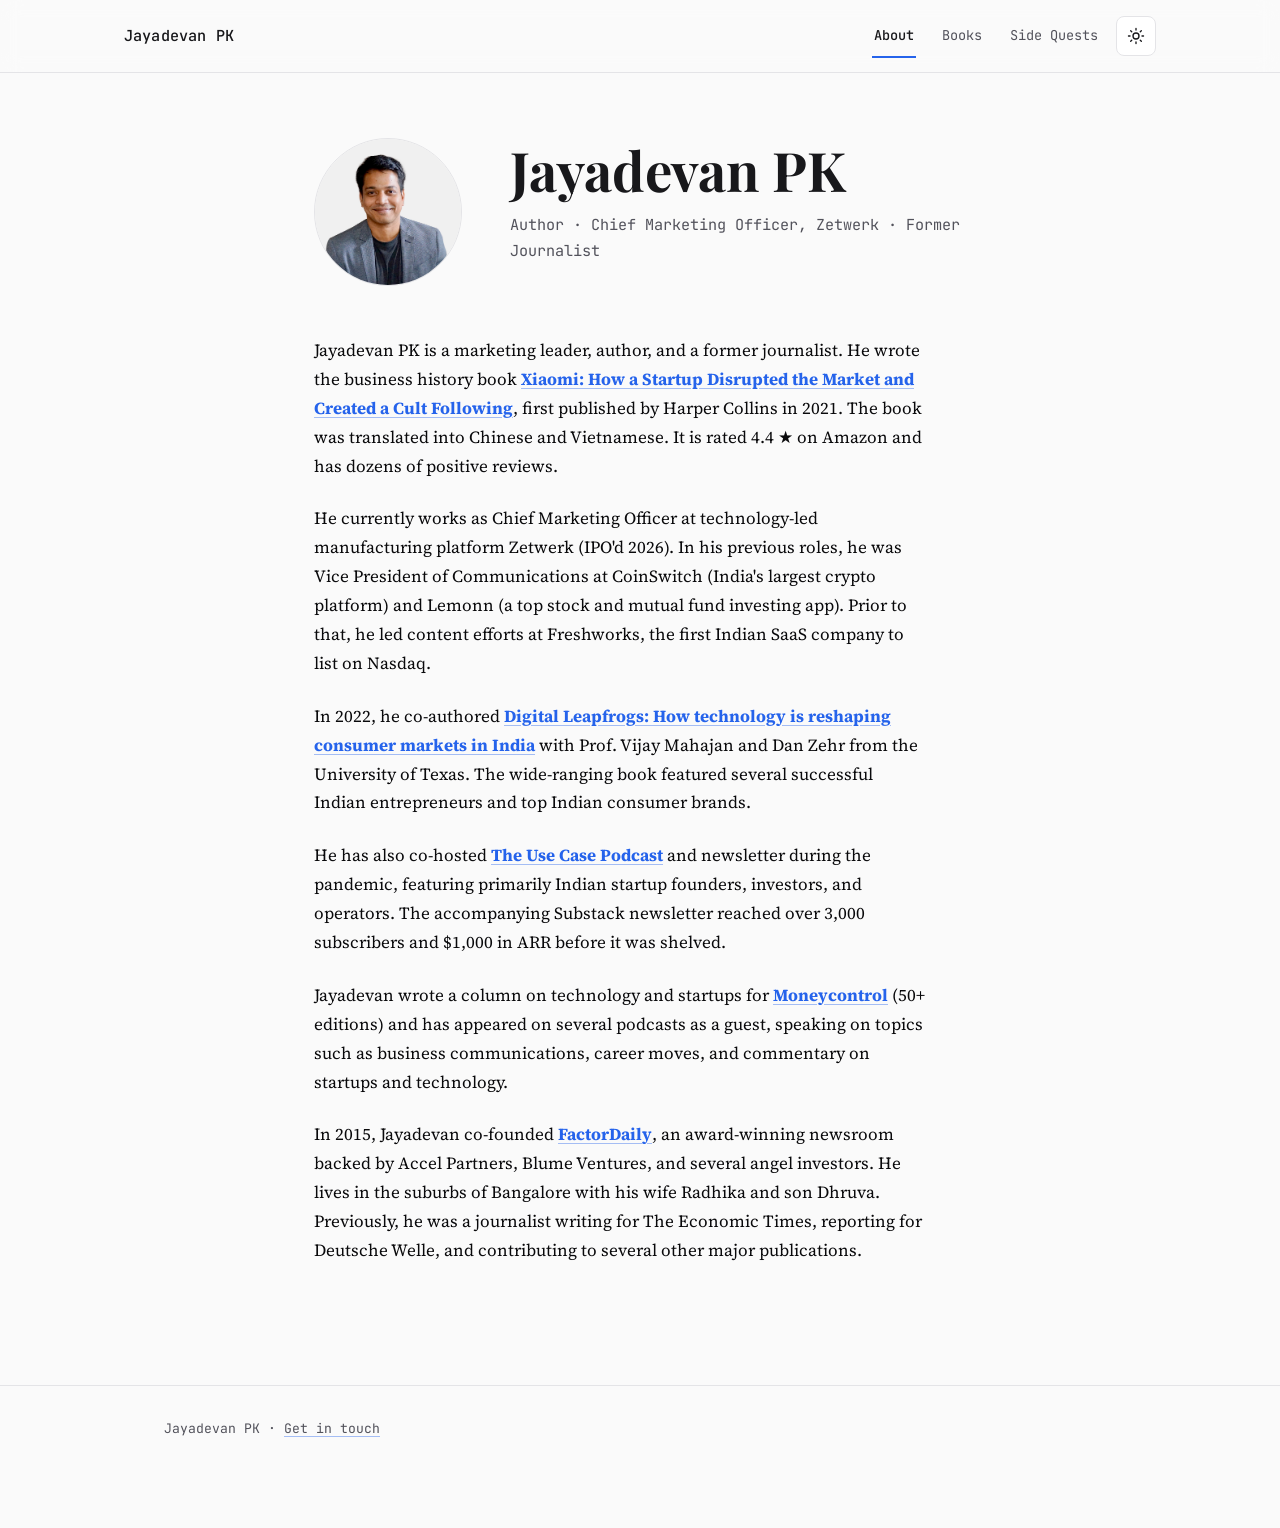
<file: index.html>
<!DOCTYPE html>
<html lang="en">
<head>
  <meta charset="UTF-8">
  <meta name="viewport" content="width=device-width, initial-scale=1.0">
  <title>Jayadevan PK | CMO, Author </title>
  <meta name="description" content="Jayadevan PK is a marketing leader, author, and former journalist. He wrote Xiaomi: How a Startup Disrupted the Market, and co-authored Digital Leapfrogs.">
  <meta property="og:title" content="Jayadevan PK">
  <meta property="og:description" content="Author, Marketing Leader, and former journalist.">
  <meta property="og:image" content="https://therealjpk.com/profile.jpg">
  <meta property="og:type" content="website">
  <link rel="preconnect" href="https://fonts.googleapis.com">
  <link rel="preconnect" href="https://fonts.gstatic.com" crossorigin>
  <link href="https://fonts.googleapis.com/css2?family=JetBrains+Mono:wght@400;500&family=Playfair+Display:ital,wght@0,400;0,700;0,900;1,400&family=Source+Serif+4:ital,wght@0,300;0,400;0,600;1,300&display=swap" rel="stylesheet">
  <link rel="stylesheet" href="assets/style.css">
</head>
<body>

  <header class="site-header">
    <nav class="site-nav">
      <a href="index.html" class="brand">Jayadevan PK</a>
      <div class="nav-controls">
        <div class="nav-links">
          <a href="index.html" aria-current="page">About</a>
          <a href="books.html">Books</a>
          <a href="sidequests.html">Side Quests</a>
        </div>
        <button class="icon-btn" data-theme-toggle aria-label="Toggle dark mode">
          <svg class="theme-icon-light" viewBox="0 0 24 24" fill="none" stroke="currentColor" stroke-width="1.8" stroke-linecap="round"><circle cx="12" cy="12" r="4"/><path d="M12 2v2M12 20v2M4.9 4.9l1.4 1.4M17.7 17.7l1.4 1.4M2 12h2M20 12h2M4.9 19.1l1.4-1.4M17.7 6.3l1.4-1.4"/></svg>
          <svg class="theme-icon-dark" viewBox="0 0 24 24" fill="none" stroke="currentColor" stroke-width="1.8" stroke-linecap="round"><path d="M21 12.8A9 9 0 1 1 11.2 3a7 7 0 0 0 9.8 9.8Z"/></svg>
        </button>
        <button class="icon-btn menu-toggle" data-menu-toggle aria-label="Toggle menu" aria-expanded="false">
          <svg viewBox="0 0 24 24" fill="none" stroke="currentColor" stroke-width="1.8" stroke-linecap="round"><path d="M4 7h16M4 12h16M4 17h16"/></svg>
        </button>
      </div>
    </nav>
  </header>

  <main>
    <div class="prose">

      <section class="hero">
        <img src="profile.jpg" alt="Jayadevan PK" class="hero-photo">
        <div>
          <h1>Jayadevan PK</h1>
          <p class="hero-role">Author · Chief Marketing Officer, Zetwerk · Former Journalist</p>
        </div>
      </section>

      <section class="reveal">
        <p>Jayadevan PK is a marketing leader, author, and a former journalist. He wrote the business history book <strong><a href="https://www.amazon.in/Xiaomi-Startup-Disrupted-Created-Following-ebook/dp/B08WVFWGSX" target="_blank" rel="noopener">Xiaomi: How a Startup Disrupted the Market and Created a Cult Following</a></strong>, first published by Harper Collins in 2021. The book was translated into Chinese and Vietnamese. It is rated 4.4 ★ on Amazon and has dozens of positive reviews.</p>

        <p>He currently works as Chief Marketing Officer at technology-led manufacturing platform Zetwerk (IPO'd 2026). In his previous roles, he was Vice President of Communications at CoinSwitch (India's largest crypto platform) and Lemonn (a top stock and mutual fund investing app). Prior to that, he led content efforts at Freshworks, the first Indian SaaS company to list on Nasdaq. </p>
      </section>

      <section class="reveal">
        <p>In 2022, he co-authored <strong><a href="https://harpercollins.co.in/product/digital-leapfrogs/" target="_blank" rel="noopener">Digital Leapfrogs: How technology is reshaping consumer markets in India</a></strong> with Prof. Vijay Mahajan and Dan Zehr from the University of Texas. The wide-ranging book featured several successful Indian entrepreneurs and top Indian consumer brands.</p>

        <p>He has also co-hosted <strong><a href="https://turnaround.substack.com/" target="_blank" rel="noopener">The Use Case Podcast</a></strong> and newsletter during the pandemic, featuring primarily Indian startup founders, investors, and operators. The accompanying Substack newsletter reached over 3,000 subscribers and $1,000 in ARR before it was shelved.</p>
      </section>

      <section class="reveal">
        <p>Jayadevan wrote a column on technology and startups for <strong><a href="https://www.moneycontrol.com/author/jayadevan-pk-10821/" target="_blank" rel="noopener">Moneycontrol</a></strong> (50+ editions) and has appeared on several podcasts as a guest, speaking on topics such as business communications, career moves, and commentary on startups and technology.</p>

        <p>In 2015, Jayadevan co-founded <strong><a href="https://en.wikipedia.org/wiki/FactorDaily" target="_blank" rel="noopener">FactorDaily</a></strong>, an award-winning newsroom backed by Accel Partners, Blume Ventures, and several angel investors. He lives in the suburbs of Bangalore with his wife Radhika and son Dhruva. Previously, he was a journalist writing for The Economic Times, reporting for Deutsche Welle, and contributing to several other major publications.</p>
      </section>

    </div>
  </main>

  <footer class="site-footer">
    <p>Jayadevan PK &middot; <a href="mailto:jayadevanpk@gmail.com">Get in touch</a></p>
  </footer>

  <script src="assets/script.js"></script>
</body>
</html>
</file>
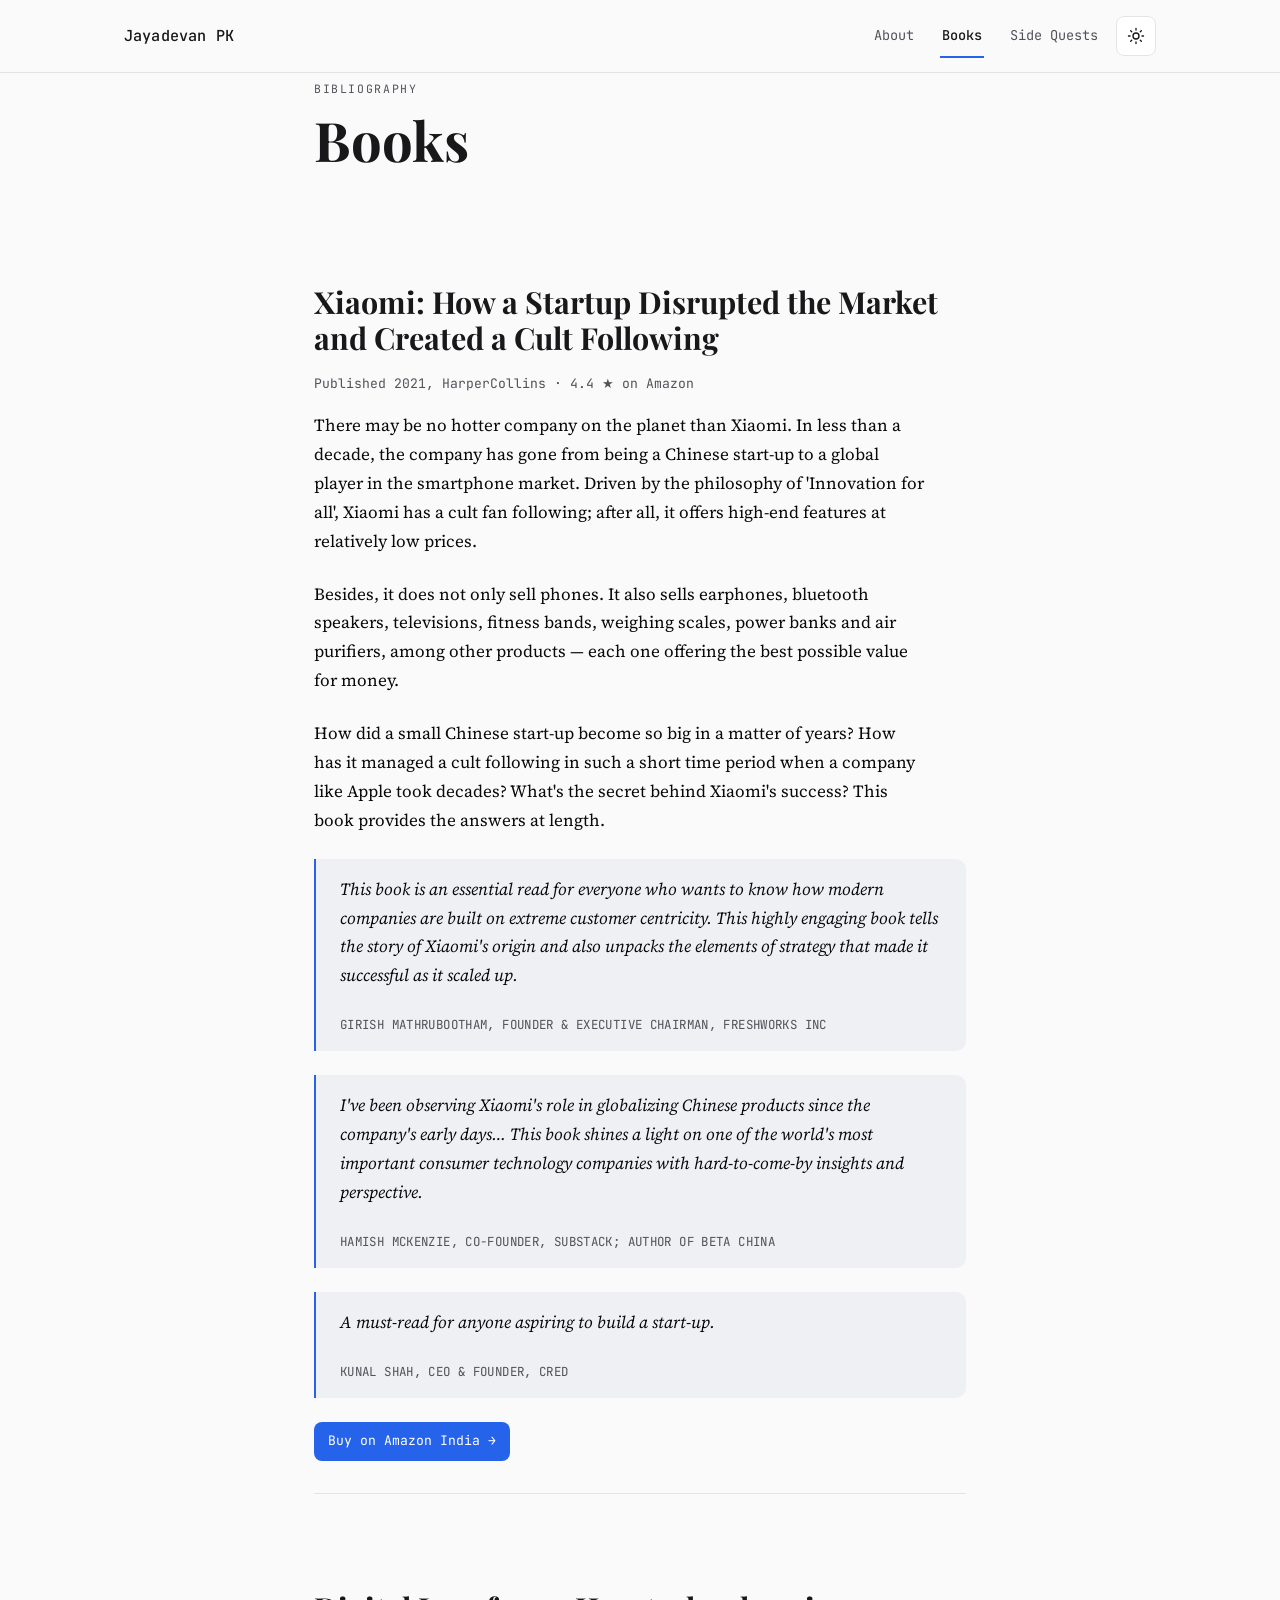
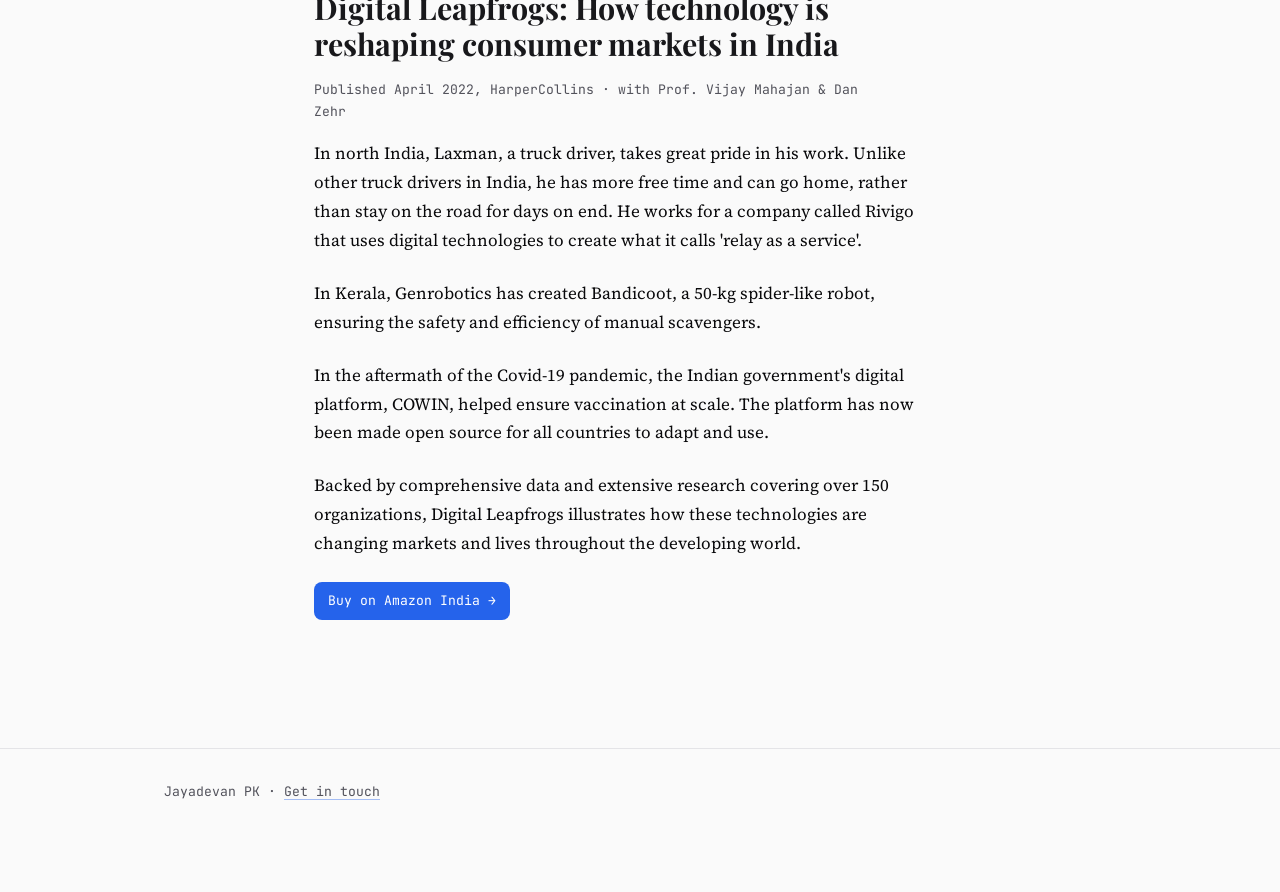
<file: books.html>
<!DOCTYPE html>
<html lang="en">
<head>
  <meta charset="UTF-8">
  <meta name="viewport" content="width=device-width, initial-scale=1.0">
  <title>Books by Jayadevan PK</title>
  <meta name="description" content="Xiaomi: How a Startup Disrupted the Market and Created a Cult Following, and Digital Leapfrogs: How technology is reshaping consumer markets in India.">
  <link rel="preconnect" href="https://fonts.googleapis.com">
  <link rel="preconnect" href="https://fonts.gstatic.com" crossorigin>
  <link href="https://fonts.googleapis.com/css2?family=JetBrains+Mono:wght@400;500&family=Playfair+Display:ital,wght@0,400;0,700;0,900;1,400&family=Source+Serif+4:ital,wght@0,300;0,400;0,600;1,300&display=swap" rel="stylesheet">
  <link rel="stylesheet" href="assets/style.css">
</head>
<body>

  <header class="site-header">
    <nav class="site-nav">
      <a href="index.html" class="brand">Jayadevan PK</a>
      <div class="nav-controls">
        <div class="nav-links">
          <a href="index.html">About</a>
          <a href="books.html" aria-current="page">Books</a>
          <a href="sidequests.html">Side Quests</a>
        </div>
        <button class="icon-btn" data-theme-toggle aria-label="Toggle dark mode">
          <svg class="theme-icon-light" viewBox="0 0 24 24" fill="none" stroke="currentColor" stroke-width="1.8" stroke-linecap="round"><circle cx="12" cy="12" r="4"/><path d="M12 2v2M12 20v2M4.9 4.9l1.4 1.4M17.7 17.7l1.4 1.4M2 12h2M20 12h2M4.9 19.1l1.4-1.4M17.7 6.3l1.4-1.4"/></svg>
          <svg class="theme-icon-dark" viewBox="0 0 24 24" fill="none" stroke="currentColor" stroke-width="1.8" stroke-linecap="round"><path d="M21 12.8A9 9 0 1 1 11.2 3a7 7 0 0 0 9.8 9.8Z"/></svg>
        </button>
        <button class="icon-btn menu-toggle" data-menu-toggle aria-label="Toggle menu" aria-expanded="false">
          <svg viewBox="0 0 24 24" fill="none" stroke="currentColor" stroke-width="1.8" stroke-linecap="round"><path d="M4 7h16M4 12h16M4 17h16"/></svg>
        </button>
      </div>
    </nav>
  </header>

  <main>
    <div class="prose">
      <span class="eyebrow">Bibliography</span>
      <h1>Books</h1>

      <article class="book reveal">
        <h2>Xiaomi: How a Startup Disrupted the Market and Created a Cult Following</h2>
        <p class="book-meta">Published 2021, HarperCollins &middot; 4.4 ★ on Amazon</p>
        <p>There may be no hotter company on the planet than Xiaomi. In less than a decade, the company has gone from being a Chinese start-up to a global player in the smartphone market. Driven by the philosophy of 'Innovation for all', Xiaomi has a cult fan following; after all, it offers high-end features at relatively low prices.</p>
        <p>Besides, it does not only sell phones. It also sells earphones, bluetooth speakers, televisions, fitness bands, weighing scales, power banks and air purifiers, among other products &mdash; each one offering the best possible value for money.</p>
        <p>How did a small Chinese start-up become so big in a matter of years? How has it managed a cult following in such a short time period when a company like Apple took decades? What's the secret behind Xiaomi's success? This book provides the answers at length.</p>

        <ul class="praise-list">
          <li>
            <blockquote>
              <p>This book is an essential read for everyone who wants to know how modern companies are built on extreme customer centricity. This highly engaging book tells the story of Xiaomi's origin and also unpacks the elements of strategy that made it successful as it scaled up.</p>
              <cite>Girish Mathrubootham, Founder &amp; Executive Chairman, Freshworks Inc</cite>
            </blockquote>
          </li>
          <li>
            <blockquote>
              <p>I've been observing Xiaomi's role in globalizing Chinese products since the company's early days&hellip; This book shines a light on one of the world's most important consumer technology companies with hard-to-come-by insights and perspective.</p>
              <cite>Hamish McKenzie, Co-founder, Substack; Author of Beta China</cite>
            </blockquote>
          </li>
          <li>
            <blockquote>
              <p>A must-read for anyone aspiring to build a start-up.</p>
              <cite>Kunal Shah, CEO &amp; Founder, CRED</cite>
            </blockquote>
          </li>
        </ul>

        <a class="btn" href="https://www.amazon.in/Xiaomi-Startup-Disrupted-Created-Following/dp/9390327040" target="_blank" rel="noopener">Buy on Amazon India →</a>
      </article>

      <article class="book reveal">
        <h2>Digital Leapfrogs: How technology is reshaping consumer markets in India</h2>
        <p class="book-meta">Published April 2022, HarperCollins &middot; with Prof. Vijay Mahajan &amp; Dan Zehr</p>
        <p>In north India, Laxman, a truck driver, takes great pride in his work. Unlike other truck drivers in India, he has more free time and can go home, rather than stay on the road for days on end. He works for a company called Rivigo that uses digital technologies to create what it calls 'relay as a service'.</p>
        <p>In Kerala, Genrobotics has created Bandicoot, a 50-kg spider-like robot, ensuring the safety and efficiency of manual scavengers.</p>
        <p>In the aftermath of the Covid-19 pandemic, the Indian government's digital platform, COWIN, helped ensure vaccination at scale. The platform has now been made open source for all countries to adapt and use.</p>
        <p>Backed by comprehensive data and extensive research covering over 150 organizations, Digital Leapfrogs illustrates how these technologies are changing markets and lives throughout the developing world.</p>

        <a class="btn" href="https://www.amazon.in/DIGITAL-LEAPFROGS-technology-reshaping-consumer/dp/9354895344" target="_blank" rel="noopener">Buy on Amazon India →</a>
      </article>
    </div>
  </main>

  <footer class="site-footer">
    <p>Jayadevan PK &middot; <a href="mailto:jayadevanpk@gmail.com">Get in touch</a></p>
  </footer>

  <script src="assets/script.js"></script>
</body>
</html>
</file>
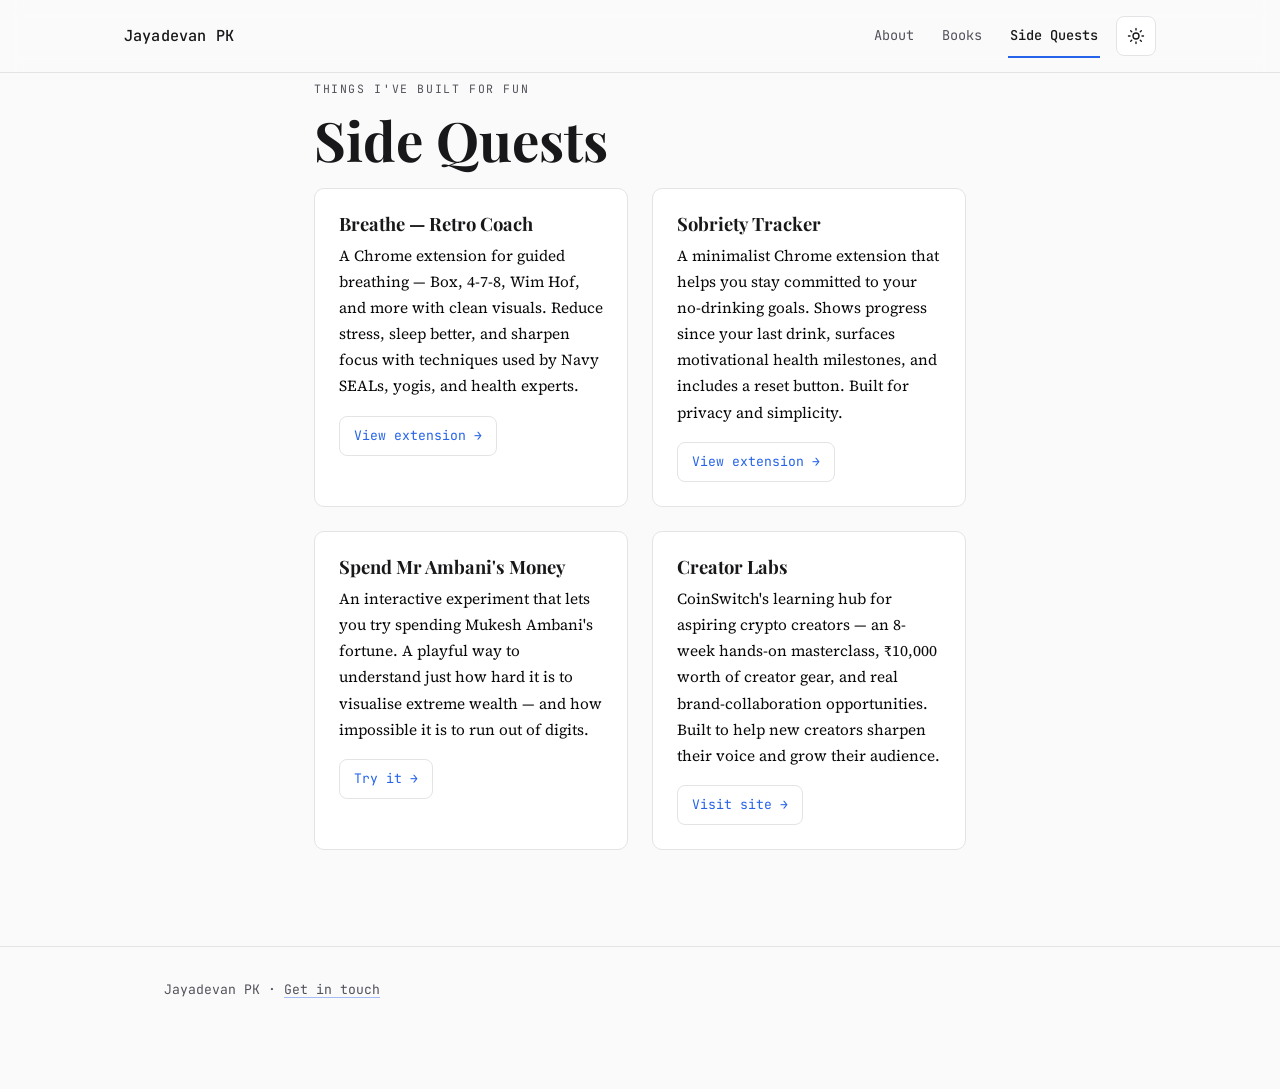
<file: sidequests.html>
<!DOCTYPE html>
<html lang="en">
<head>
  <meta charset="UTF-8">
  <meta name="viewport" content="width=device-width, initial-scale=1.0">
  <title>Side Quests by Jayadevan PK</title>
  <meta name="description" content="Chrome extensions, interactive experiments, and side projects by Jayadevan PK.">
  <link rel="preconnect" href="https://fonts.googleapis.com">
  <link rel="preconnect" href="https://fonts.gstatic.com" crossorigin>
  <link href="https://fonts.googleapis.com/css2?family=JetBrains+Mono:wght@400;500&family=Playfair+Display:ital,wght@0,400;0,700;0,900;1,400&family=Source+Serif+4:ital,wght@0,300;0,400;0,600;1,300&display=swap" rel="stylesheet">
  <link rel="stylesheet" href="assets/style.css">
</head>
<body>

  <header class="site-header">
    <nav class="site-nav">
      <a href="index.html" class="brand">Jayadevan PK</a>
      <div class="nav-controls">
        <div class="nav-links">
          <a href="index.html">About</a>
          <a href="books.html">Books</a>
          <a href="sidequests.html" aria-current="page">Side Quests</a>
        </div>
        <button class="icon-btn" data-theme-toggle aria-label="Toggle dark mode">
          <svg class="theme-icon-light" viewBox="0 0 24 24" fill="none" stroke="currentColor" stroke-width="1.8" stroke-linecap="round"><circle cx="12" cy="12" r="4"/><path d="M12 2v2M12 20v2M4.9 4.9l1.4 1.4M17.7 17.7l1.4 1.4M2 12h2M20 12h2M4.9 19.1l1.4-1.4M17.7 6.3l1.4-1.4"/></svg>
          <svg class="theme-icon-dark" viewBox="0 0 24 24" fill="none" stroke="currentColor" stroke-width="1.8" stroke-linecap="round"><path d="M21 12.8A9 9 0 1 1 11.2 3a7 7 0 0 0 9.8 9.8Z"/></svg>
        </button>
        <button class="icon-btn menu-toggle" data-menu-toggle aria-label="Toggle menu" aria-expanded="false">
          <svg viewBox="0 0 24 24" fill="none" stroke="currentColor" stroke-width="1.8" stroke-linecap="round"><path d="M4 7h16M4 12h16M4 17h16"/></svg>
        </button>
      </div>
    </nav>
  </header>

  <main>
    <div class="prose">
      <span class="eyebrow">Things I've built for fun</span>
      <h1>Side Quests</h1>

      <div class="project-grid">
        <div class="project-card reveal">
          <h3>Breathe &mdash; Retro Coach</h3>
          <p>A Chrome extension for guided breathing &mdash; Box, 4-7-8, Wim Hof, and more with clean visuals. Reduce stress, sleep better, and sharpen focus with techniques used by Navy SEALs, yogis, and health experts.</p>
          <a class="btn" href="https://chromewebstore.google.com/detail/dmlpmcghjoaafaccijkedghfcflffdam?utm_source=item-share-cb" target="_blank" rel="noopener">View extension →</a>
        </div>

        <div class="project-card reveal">
          <h3>Sobriety Tracker</h3>
          <p>A minimalist Chrome extension that helps you stay committed to your no-drinking goals. Shows progress since your last drink, surfaces motivational health milestones, and includes a reset button. Built for privacy and simplicity.</p>
          <a class="btn" href="https://chromewebstore.google.com/detail/sobriety-progress-tracker/lkhcbedngciklnjmobgpaoiakfbmndna" target="_blank" rel="noopener">View extension →</a>
        </div>

        <div class="project-card reveal">
          <h3>Spend Mr Ambani's Money</h3>
          <p>An interactive experiment that lets you try spending Mukesh Ambani's fortune. A playful way to understand just how hard it is to visualise extreme wealth &mdash; and how impossible it is to run out of digits.</p>
          <a class="btn" href="https://jayadevanpk.github.io/ambani/ambani.html" target="_blank" rel="noopener">Try it →</a>
        </div>

        <div class="project-card reveal">
          <h3>Creator Labs</h3>
          <p>CoinSwitch's learning hub for aspiring crypto creators &mdash; an 8-week hands-on masterclass, ₹10,000 worth of creator gear, and real brand-collaboration opportunities. Built to help new creators sharpen their voice and grow their audience.</p>
          <a class="btn" href="https://creatorlabs.coinswitch.co" target="_blank" rel="noopener">Visit site →</a>
        </div>
      </div>
    </div>
  </main>

  <footer class="site-footer">
    <p>Jayadevan PK &middot; <a href="mailto:jayadevanpk@gmail.com">Get in touch</a></p>
  </footer>

  <script src="assets/script.js"></script>
</body>
</html>
</file>
<file: assets/style.css>
/* ============ Design tokens ============ */
:root {
  --color-bg: #fafafa;
  --color-surface: #ffffff;
  --color-fg: #09090b;
  --color-primary: #18181b;
  --color-secondary: #52525b;
  --color-accent: #2563eb;
  --color-accent-fg: #ffffff;
  --color-muted: #eef0f3;
  --color-border: #e4e4e7;

  --font-display: 'Playfair Display', Georgia, serif;
  --font-body: 'Source Serif 4', Georgia, serif;
  --font-mono: 'JetBrains Mono', ui-monospace, monospace;

  --space-1: 8px;
  --space-2: 16px;
  --space-3: 24px;
  --space-4: 32px;
  --space-5: 48px;
  --space-6: 64px;
  --space-7: 96px;

  --radius: 10px;
  --duration: 220ms;
  --ease: cubic-bezier(0.16, 1, 0.3, 1);

  color-scheme: light;
}

:root[data-theme="dark"] {
  --color-bg: #0a0a0b;
  --color-surface: #131316;
  --color-fg: #f4f4f5;
  --color-primary: #f4f4f5;
  --color-secondary: #a1a1aa;
  --color-accent: #5b9dff;
  --color-accent-fg: #08131f;
  --color-muted: #1c1c20;
  --color-border: #29292e;
  color-scheme: dark;
}

@media (prefers-color-scheme: dark) {
  :root:not([data-theme="light"]) {
    --color-bg: #0a0a0b;
    --color-surface: #131316;
    --color-fg: #f4f4f5;
    --color-primary: #f4f4f5;
    --color-secondary: #a1a1aa;
    --color-accent: #5b9dff;
    --color-accent-fg: #08131f;
    --color-muted: #1c1c20;
    --color-border: #29292e;
    color-scheme: dark;
  }
}

/* ============ Base ============ */
* { box-sizing: border-box; }

html { -webkit-text-size-adjust: 100%; }

body {
  margin: 0;
  background: var(--color-bg);
  color: var(--color-fg);
  font-family: var(--font-body);
  font-size: 17px;
  line-height: 1.7;
  transition: background var(--duration) var(--ease), color var(--duration) var(--ease);
}

::selection { background: var(--color-accent); color: var(--color-accent-fg); }

h1, h2, h3 {
  font-family: var(--font-display);
  font-weight: 700;
  line-height: 1.2;
  color: var(--color-primary);
  margin: 0 0 var(--space-2);
}

h1 { font-size: clamp(2.1rem, 4vw + 1rem, 3.4rem); }
h2 { font-size: clamp(1.4rem, 1.6vw + 1rem, 1.9rem); margin-top: var(--space-6); }
h3 { font-size: 1.15rem; }

p { margin: 0 0 var(--space-3); max-width: 68ch; }

a {
  color: var(--color-accent);
  text-decoration-color: color-mix(in srgb, var(--color-accent) 40%, transparent);
  text-underline-offset: 3px;
  transition: color var(--duration) var(--ease), text-decoration-color var(--duration) var(--ease);
}
a:hover { text-decoration-color: var(--color-accent); }
a:focus-visible, button:focus-visible {
  outline: 2px solid var(--color-accent);
  outline-offset: 2px;
}

strong { color: var(--color-primary); }

.eyebrow {
  display: inline-block;
  font-family: var(--font-mono);
  font-size: 0.72rem;
  letter-spacing: 0.14em;
  text-transform: uppercase;
  color: var(--color-secondary);
  margin-bottom: var(--space-1);
}

/* ============ Layout ============ */
.wrap {
  max-width: 1080px;
  margin-inline: auto;
  padding-inline: var(--space-3);
}

.prose {
  max-width: 700px;
  margin-inline: auto;
  padding-inline: var(--space-3);
}

main { display: block; padding-bottom: var(--space-7); }

/* ============ Nav ============ */
header.site-header {
  position: sticky;
  top: 0;
  z-index: 100;
  background: color-mix(in srgb, var(--color-bg) 82%, transparent);
  backdrop-filter: blur(10px);
  border-bottom: 1px solid var(--color-border);
}

nav.site-nav {
  max-width: 1080px;
  margin-inline: auto;
  padding: var(--space-2) var(--space-3);
  display: flex;
  align-items: center;
  justify-content: space-between;
  gap: var(--space-2);
}

.brand {
  font-family: var(--font-mono);
  font-weight: 500;
  font-size: 0.95rem;
  color: var(--color-primary);
  text-decoration: none;
  letter-spacing: 0.01em;
}
.brand:hover { color: var(--color-accent); }

.nav-controls { display: flex; align-items: center; gap: var(--space-2); }

.nav-links {
  display: flex;
  align-items: center;
  gap: var(--space-3);
  font-family: var(--font-mono);
  font-size: 0.85rem;
}

.nav-links a {
  color: var(--color-secondary);
  text-decoration: none;
  padding: var(--space-1) 2px;
  position: relative;
}

.nav-links a::after {
  content: '';
  position: absolute;
  left: 0; right: 100%;
  bottom: -2px;
  height: 2px;
  background: var(--color-accent);
  transition: right var(--duration) var(--ease);
}

.nav-links a:hover { color: var(--color-primary); }
.nav-links a:hover::after { right: 0; }

.nav-links a[aria-current="page"] {
  color: var(--color-primary);
  font-weight: 500;
}
.nav-links a[aria-current="page"]::after { right: 0; }

.icon-btn {
  display: inline-flex;
  align-items: center;
  justify-content: center;
  width: 40px;
  height: 40px;
  border-radius: 8px;
  border: 1px solid var(--color-border);
  background: var(--color-surface);
  color: var(--color-primary);
  cursor: pointer;
  transition: background var(--duration) var(--ease), transform var(--duration) var(--ease);
}
.icon-btn:hover { background: var(--color-muted); }
.icon-btn:active { transform: scale(0.94); }
.icon-btn svg { width: 18px; height: 18px; }

.menu-toggle { display: none; }

.theme-icon-dark { display: none; }
:root[data-theme="dark"] .theme-icon-light { display: none; }
:root[data-theme="dark"] .theme-icon-dark { display: block; }

@media (max-width: 640px) {
  .menu-toggle { display: inline-flex; }
  .nav-links {
    position: absolute;
    top: 100%;
    left: 0;
    right: 0;
    flex-direction: column;
    align-items: flex-start;
    gap: 0;
    background: var(--color-bg);
    border-bottom: 1px solid var(--color-border);
    max-height: 0;
    overflow: hidden;
    transition: max-height var(--duration) var(--ease);
  }
  .nav-links.show { max-height: 260px; }
  .nav-links a {
    width: 100%;
    padding: var(--space-2) var(--space-3);
  }
  .nav-links a::after { display: none; }
}

/* ============ Hero ============ */
.hero {
  padding: var(--space-6) 0 var(--space-5);
  display: grid;
  grid-template-columns: auto 1fr;
  gap: var(--space-5);
  align-items: center;
}

.hero-photo {
  width: 148px;
  height: 148px;
  border-radius: 50%;
  object-fit: cover;
  border: 1px solid var(--color-border);
}

.hero-role {
  font-family: var(--font-mono);
  font-size: 0.95rem;
  color: var(--color-secondary);
  margin-top: -6px;
}

@media (max-width: 640px) {
  .hero { grid-template-columns: 1fr; text-align: center; padding-top: var(--space-5); }
  .hero-photo { margin-inline: auto; }
  p { max-width: 100%; }
}

/* ============ Reveal on scroll ============ */
.reveal {
  opacity: 0;
  transform: translateY(14px);
  transition: opacity 600ms var(--ease), transform 600ms var(--ease);
}
.reveal.is-visible { opacity: 1; transform: none; }

@media (prefers-reduced-motion: reduce) {
  .reveal { opacity: 1; transform: none; transition: none; }
  * { scroll-behavior: auto !important; }
}

/* ============ Book cards ============ */
.book {
  padding: var(--space-4) 0;
  border-top: 1px solid var(--color-border);
}
.book:first-of-type { border-top: none; }

.book-meta {
  font-family: var(--font-mono);
  font-size: 0.82rem;
  color: var(--color-secondary);
  margin-bottom: var(--space-2);
}

.btn {
  display: inline-flex;
  align-items: center;
  gap: 6px;
  font-family: var(--font-mono);
  font-size: 0.82rem;
  text-decoration: none;
  color: var(--color-accent-fg);
  background: var(--color-accent);
  padding: 8px 14px;
  border-radius: 8px;
  transition: filter var(--duration) var(--ease), transform var(--duration) var(--ease);
}
.btn:hover { filter: brightness(1.08); text-decoration: none; }
.btn:active { transform: scale(0.97); }

blockquote {
  margin: var(--space-3) 0;
  padding: var(--space-2) var(--space-3);
  border-left: 2px solid var(--color-accent);
  background: var(--color-muted);
  border-radius: 0 var(--radius) var(--radius) 0;
  font-style: italic;
}
blockquote p:last-child { margin-bottom: var(--space-1); }
blockquote cite {
  display: block;
  font-family: var(--font-mono);
  font-style: normal;
  font-size: 0.78rem;
  letter-spacing: 0.03em;
  text-transform: uppercase;
  color: var(--color-secondary);
  margin-top: var(--space-1);
}

.praise-list { list-style: none; margin: 0; padding: 0; }
.praise-list li { margin-bottom: var(--space-2); }

/* ============ Project grid (Side Quests) ============ */
.project-grid {
  display: grid;
  grid-template-columns: repeat(2, 1fr);
  gap: var(--space-3);
}

@media (max-width: 640px) {
  .project-grid { grid-template-columns: 1fr; }
}

.project-card {
  border: 1px solid var(--color-border);
  background: var(--color-surface);
  border-radius: var(--radius);
  padding: var(--space-3);
  transition: border-color var(--duration) var(--ease), transform var(--duration) var(--ease);
}
.project-card:hover { border-color: var(--color-accent); transform: translateY(-2px); }
.project-card h3 { margin-bottom: var(--space-1); }
.project-card p { margin-bottom: var(--space-2); font-size: 0.96rem; }
.project-card .btn { background: transparent; color: var(--color-accent); border: 1px solid var(--color-border); }
.project-card .btn:hover { border-color: var(--color-accent); background: var(--color-muted); }

/* ============ Footer ============ */
footer.site-footer {
  border-top: 1px solid var(--color-border);
  padding: var(--space-4) 0 var(--space-6);
  text-align: center;
  font-family: var(--font-mono);
  font-size: 0.82rem;
  color: var(--color-secondary);
}
footer.site-footer a { color: var(--color-secondary); }
footer.site-footer a:hover { color: var(--color-accent); }
</file>
